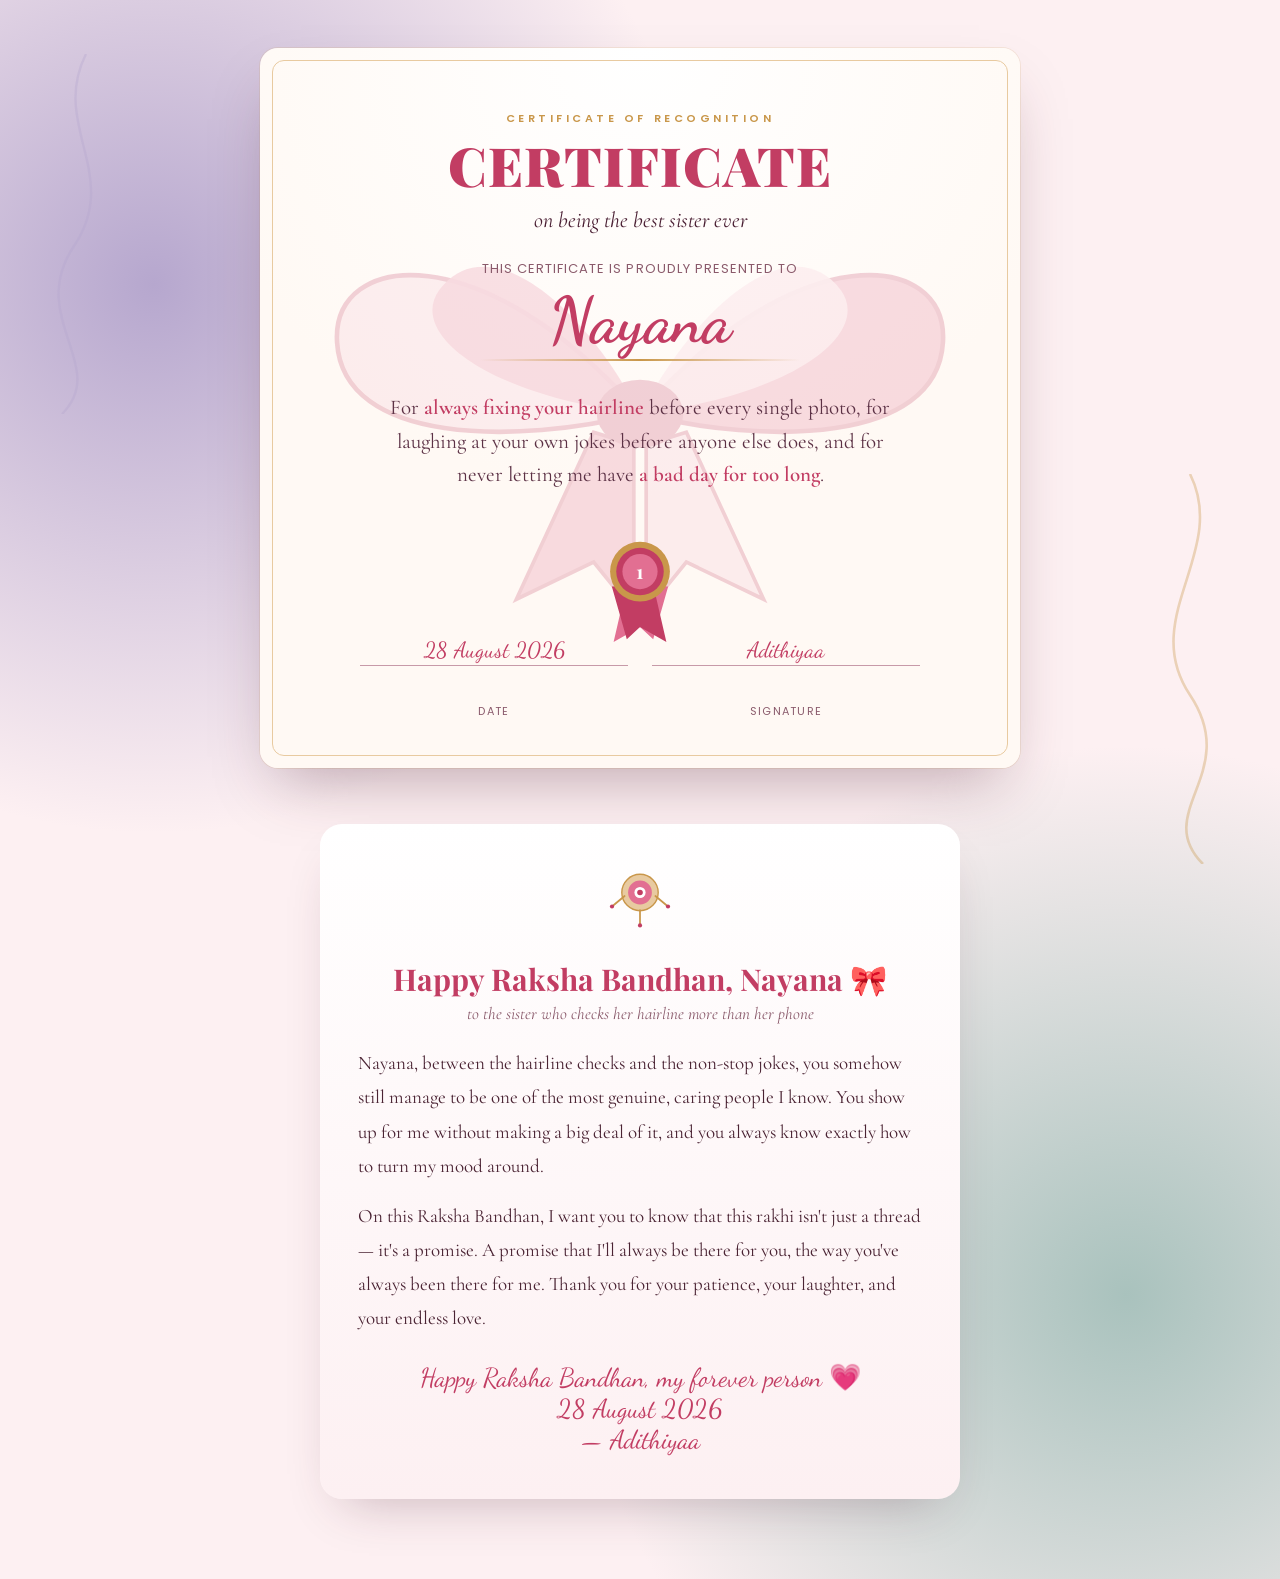
<file: nayana/index.html>
<!DOCTYPE html>
<html lang="en">
<head>
<meta charset="UTF-8">
<meta name="viewport" content="width=1200">
<title>Best Sister Award — Nayana</title>
<link rel="preconnect" href="https://fonts.googleapis.com">
<link href="https://fonts.googleapis.com/css2?family=Playfair+Display:wght@500;700;900&family=Cormorant+Garamond:ital,wght@0,500;1,500;0,600&family=Dancing+Script:wght@600;700&family=Poppins:wght@300;400;500;600&display=swap" rel="stylesheet">
<style>
  :root{
    --blush:#fdf0f2;
    --cream:#fff9f4;
    --rose-deep:#c23d63;
    --rose-mid:#e26f92;
    --rose-light:#f6c3d3;
    --gold:#c9974a;
    --gold-light:#e8caa0;
    --plum:#4a1f33;
    --thread-teal:#a9c2bd;
    --thread-lav:#b6a7ce;
  }
  *{box-sizing:border-box;}
  body{
    margin:0;
    background:
      radial-gradient(circle at 12% 18%, var(--thread-lav) 0%, transparent 32%),
      radial-gradient(circle at 88% 82%, var(--thread-teal) 0%, transparent 32%),
      var(--blush);
    font-family:'Poppins', sans-serif;
    color:var(--plum);
    min-height:100vh;
    padding:48px 18px 80px;
    display:flex;
    flex-direction:column;
    align-items:center;
    gap:56px;
    overflow-x:hidden;
  }

  /* ---------- floating thread decorations ---------- */
  .thread{
    position:fixed;
    pointer-events:none;
    opacity:0.35;
    z-index:0;
  }

  /* ---------- CERTIFICATE ---------- */
  .certificate{
    position:relative;
    z-index:1;
    width:100%;
    max-width:760px;
    background:
      radial-gradient(circle at 50% 0%, #fff 0%, var(--cream) 55%);
    border-radius:18px;
    padding:56px 44px 48px;
    box-shadow:0 30px 60px -20px rgba(74,31,51,0.35), 0 0 0 1px rgba(201,151,74,0.15);
    text-align:center;
    animation:riseIn 1s cubic-bezier(.2,.8,.2,1) both;
    overflow:hidden;
  }
  @keyframes riseIn{
    from{opacity:0; transform:translateY(28px) scale(.98);}
    to{opacity:1; transform:translateY(0) scale(1);}
  }
  .certificate::before{
    content:"";
    position:absolute;
    inset:12px;
    border:1.5px solid var(--gold-light);
    border-radius:12px;
    pointer-events:none;
  }

  .bow-wrap{
    position:absolute;
    top:50%;
    left:50%;
    transform:translate(-50%,-50%);
    width:min(680px, 130%);
    z-index:0;
    opacity:0.22;
    pointer-events:none;
  }
  .cert-content{
    position:relative;
    z-index:1;
  }

  .eyebrow{
    letter-spacing:.32em;
    font-size:11px;
    text-transform:uppercase;
    color:var(--gold);
    font-weight:600;
    margin:6px 0 2px;
  }

  h1.title{
    font-family:'Playfair Display', serif;
    font-weight:900;
    font-size:clamp(34px, 6vw, 54px);
    margin:2px 0 6px;
    color:var(--rose-deep);
    letter-spacing:.02em;
  }

  .subtitle{
    font-family:'Cormorant Garamond', serif;
    font-style:italic;
    font-size:clamp(18px,2.6vw,22px);
    color:var(--plum);
    margin:0 0 26px;
  }

  .presented-to{
    font-size:13px;
    letter-spacing:.08em;
    text-transform:uppercase;
    color:#8a5a6b;
    margin-bottom:10px;
  }

  .name{
    font-family:'Dancing Script', cursive;
    font-weight:700;
    font-size:clamp(40px,7vw,64px);
    color:var(--rose-deep);
    margin:0 0 6px;
    line-height:1;
  }
  .name-underline{
    width:min(70%,320px);
    height:2px;
    margin:0 auto 30px;
    background:linear-gradient(90deg, transparent, var(--gold), transparent);
  }

  .reason{
    font-family:'Cormorant Garamond', serif;
    font-size:clamp(18px,2.8vw,21px);
    line-height:1.6;
    max-width:520px;
    margin:0 auto 34px;
    color:#5c3145;
  }
  .reason b{ color:var(--rose-deep); font-weight:600; }

  .sign-row{
    display:flex;
    justify-content:space-between;
    align-items:flex-end;
    gap:24px;
    max-width:560px;
    margin:0 auto;
  }
  .sign-block{ flex:1; text-align:center; }
  .sign-line{
    border-top:1.4px solid #c79aa8;
    margin-bottom:8px;
    height:30px;
  }
  .sign-label{
    font-size:11px;
    letter-spacing:.12em;
    text-transform:uppercase;
    color:#8a5a6b;
  }
  .sign-script{
    font-family:'Dancing Script', cursive;
    font-size:22px;
    color:var(--rose-deep);
    margin-bottom:2px;
  }

  .seal{
    width:88px;
    margin:0 auto -10px;
    position:relative;
    top:6px;
  }

  /* ---------- MESSAGE CARD ---------- */
  .message{
    position:relative;
    z-index:1;
    width:100%;
    max-width:640px;
    background:linear-gradient(180deg, #fff 0%, var(--blush) 100%);
    border-radius:22px;
    padding:44px 38px;
    box-shadow:0 24px 50px -24px rgba(74,31,51,0.3);
    text-align:center;
    animation:riseIn 1s cubic-bezier(.2,.8,.2,1) both;
    animation-delay:.15s;
    animation-fill-mode:backwards;
  }
  .rakhi{
    width:70px;
    margin:0 auto 14px;
  }
  .message h2{
    font-family:'Playfair Display', serif;
    font-weight:700;
    font-size:clamp(24px,4vw,30px);
    color:var(--rose-deep);
    margin:0 0 4px;
  }
  .message .tag{
    font-family:'Cormorant Garamond', serif;
    font-style:italic;
    font-size:17px;
    color:#8a5a6b;
    margin-bottom:22px;
  }
  .message p{
    font-family:'Cormorant Garamond', serif;
    font-size:19px;
    line-height:1.8;
    color:#4a2333;
    text-align:left;
    margin:0 0 16px;
  }
  .message p:last-of-type{ margin-bottom:0; }
  .signoff{
    margin-top:26px;
    font-family:'Dancing Script', cursive;
    font-size:26px;
    color:var(--rose-deep);
  }

  @media (max-width:520px){
    .certificate{padding:40px 22px 34px;}
    .sign-row{flex-direction:column; gap:18px;}
    .message{padding:34px 22px;}
    .message p{font-size:18px;}
  }
</style>
</head>
<body>

<svg class="thread" style="top:6%; left:2%; width:120px;" viewBox="0 0 100 300" xmlns="http://www.w3.org/2000/svg">
  <path d="M50 0 C 20 60, 80 100, 40 160 S 70 260, 30 300" stroke="#b6a7ce" stroke-width="2" fill="none"/>
</svg>
<svg class="thread" style="bottom:4%; right:3%; width:130px;" viewBox="0 0 100 300" xmlns="http://www.w3.org/2000/svg">
  <path d="M60 0 C 90 60, 20 110, 60 170 S 30 260, 70 300" stroke="#c9974a" stroke-width="2" fill="none"/>
</svg>

<!-- ============ CERTIFICATE ============ -->
<div class="certificate">

  <div class="bow-wrap">
    <svg viewBox="0 0 220 130" xmlns="http://www.w3.org/2000/svg">
      <path d="M110 68 C 60 10, 10 15, 12 45 C 14 78, 70 78, 110 68 Z" fill="var(--rose-light)" stroke="var(--rose-deep)" stroke-width="1.5"/>
      <path d="M110 68 C 160 10, 210 15, 208 45 C 206 78, 150 78, 110 68 Z" fill="var(--rose-mid)" stroke="var(--rose-deep)" stroke-width="1.5"/>
      <path d="M110 68 C 90 30, 60 8, 45 28 C 35 42, 60 62, 110 68 Z" fill="var(--rose-mid)" opacity="0.9"/>
      <path d="M110 68 C 130 30, 160 8, 175 28 C 185 42, 160 62, 110 68 Z" fill="var(--rose-light)" opacity="0.9"/>
      <path d="M95 74 L 70 128 L 95 116 L 108 132 L 108 78 Z" fill="var(--rose-mid)" stroke="var(--rose-deep)" stroke-width="1.2"/>
      <path d="M125 74 L 150 128 L 125 116 L 112 132 L 112 78 Z" fill="var(--rose-light)" stroke="var(--rose-deep)" stroke-width="1.2"/>
      <ellipse cx="110" cy="68" rx="14" ry="11" fill="var(--rose-deep)"/>
    </svg>
  </div>

  <div class="cert-content">
    <div class="eyebrow">Certificate of Recognition</div>
    <h1 class="title">CERTIFICATE</h1>
    <p class="subtitle">on being the best sister ever</p>

    <div class="presented-to">This certificate is proudly presented to</div>
    <div class="name">Nayana</div>
    <div class="name-underline"></div>

    <p class="reason">
      For <b>always fixing your hairline</b> before every single photo, for laughing at your
      own jokes before anyone else does, and for never letting me have <b>a bad day for too long</b>.
    </p>

    <div class="seal">
      <svg viewBox="0 0 100 130" xmlns="http://www.w3.org/2000/svg">
        <path d="M35 60 L20 125 L50 108 L65 122 L82 62 Z" fill="var(--rose-mid)"/>
        <path d="M65 60 L80 125 L50 108 L35 122 L18 62 Z" fill="var(--rose-deep)"/>
        <circle cx="50" cy="45" r="34" fill="var(--gold)"/>
        <circle cx="50" cy="45" r="27" fill="var(--rose-deep)"/>
        <circle cx="50" cy="45" r="20" fill="var(--rose-mid)"/>
        <text x="50" y="53" font-family="Playfair Display, serif" font-size="22" fill="#fff" text-anchor="middle" font-weight="700">1</text>
      </svg>
    </div>

    <div class="sign-row">
      <div class="sign-block">
        <div class="sign-script">28 August 2026</div>
        <div class="sign-line"></div>
        <div class="sign-label">Date</div>
      </div>
      <div class="sign-block">
        <div class="sign-script">Adithiyaa</div>
        <div class="sign-line"></div>
        <div class="sign-label">Signature</div>
      </div>
    </div>
  </div>

</div>

<!-- ============ RAKSHA BANDHAN MESSAGE ============ -->
<div class="message">
  <svg class="rakhi" viewBox="0 0 100 100" xmlns="http://www.w3.org/2000/svg">
    <circle cx="50" cy="35" r="26" fill="var(--gold-light)" stroke="var(--gold)" stroke-width="2"/>
    <circle cx="50" cy="35" r="17" fill="var(--rose-mid)"/>
    <circle cx="50" cy="35" r="8" fill="#fff"/>
    <circle cx="50" cy="35" r="4" fill="var(--rose-deep)"/>
    <path d="M28 40 L10 55 M72 40 L90 55 M50 60 L50 82" stroke="var(--gold)" stroke-width="2.5" stroke-linecap="round"/>
    <circle cx="10" cy="55" r="3" fill="var(--rose-deep)"/>
    <circle cx="90" cy="55" r="3" fill="var(--rose-deep)"/>
    <circle cx="50" cy="82" r="3" fill="var(--rose-deep)"/>
  </svg>

  <h2>Happy Raksha Bandhan, Nayana 🎀</h2>
  <div class="tag">to the sister who checks her hairline more than her phone</div>

  <p>
    Nayana, between the hairline checks and the non-stop jokes, you somehow still manage to
    be one of the most genuine, caring people I know. You show up for me without making a
    big deal of it, and you always know exactly how to turn my mood around.
  </p>
  <p>
    On this Raksha Bandhan, I want you to know that this rakhi isn't just a thread — it's
    a promise. A promise that I'll always be there for you, the way you've always been
    there for me. Thank you for your patience, your laughter, and your endless love.
  </p>

  <div class="signoff">Happy Raksha Bandhan, my forever person 💗<br>28 August 2026<br>— Adithiyaa</div>
</div>

</body>
</html>
</file>
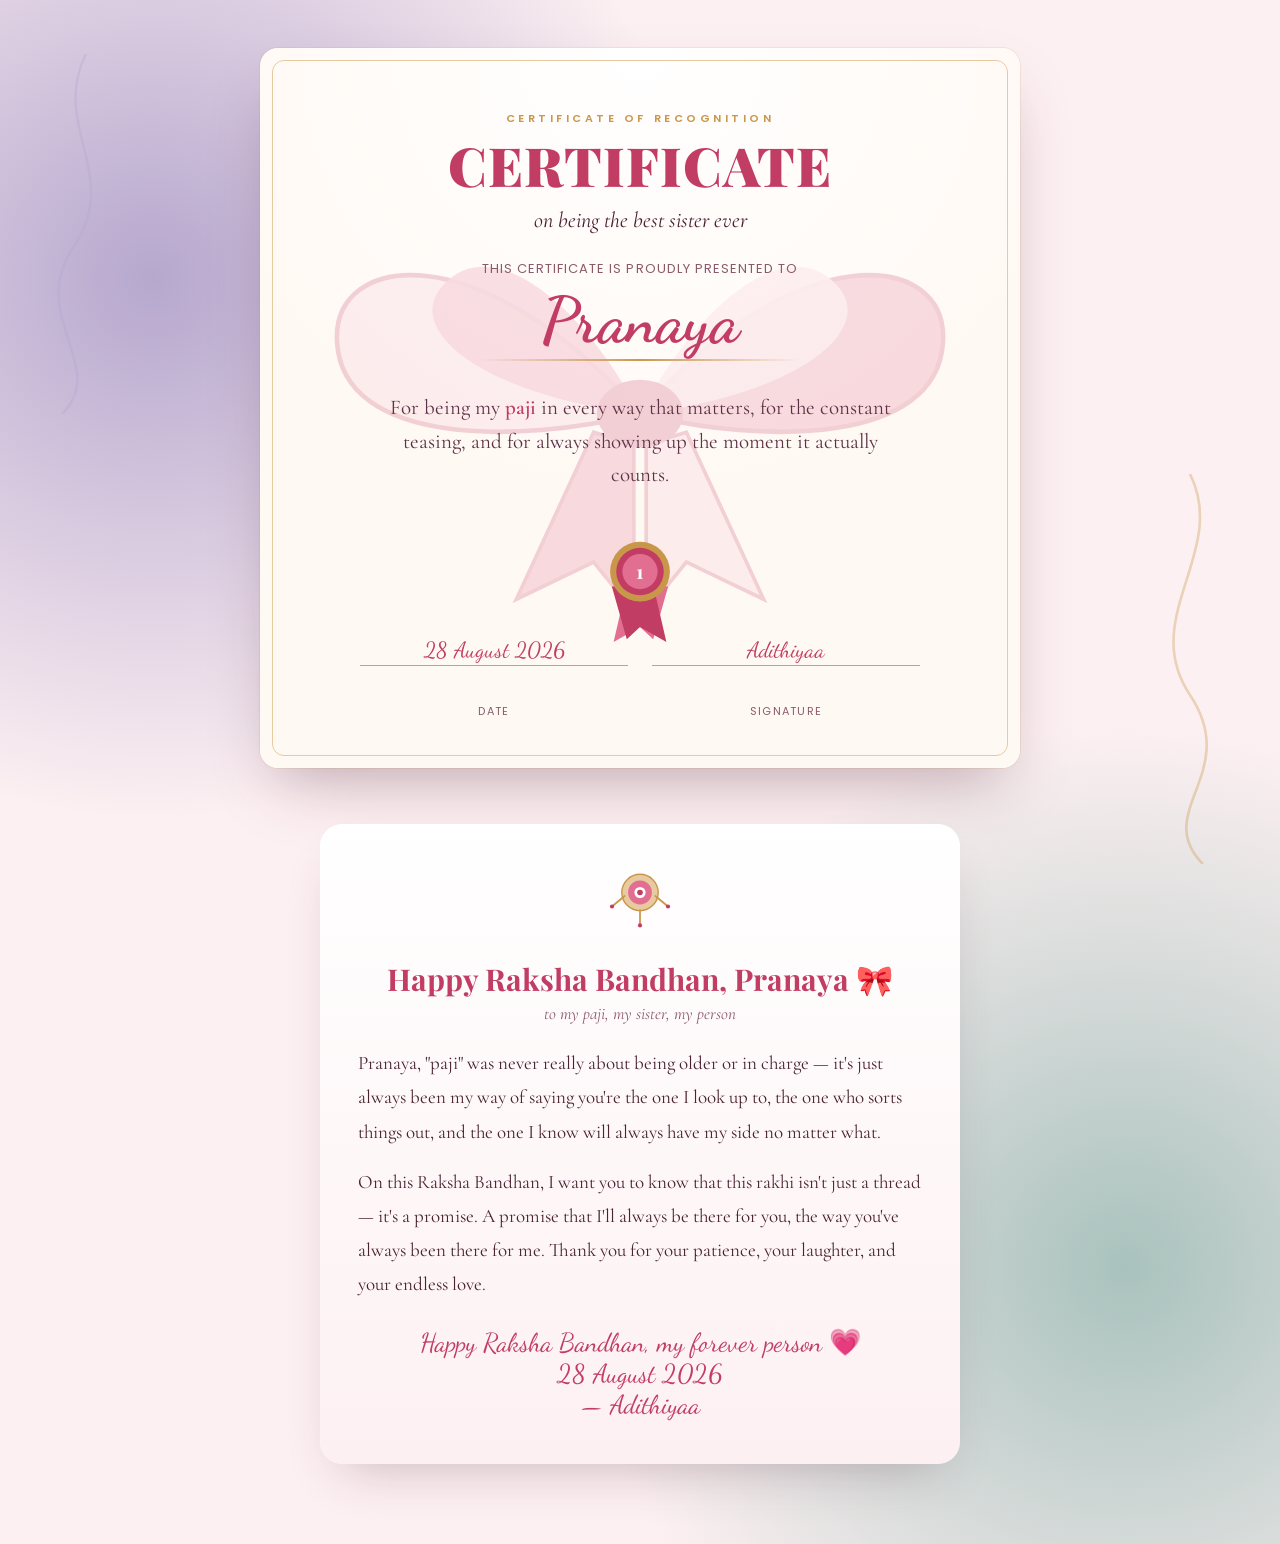
<file: pranaya/index.html>
<!DOCTYPE html>
<html lang="en">
<head>
<meta charset="UTF-8">
<meta name="viewport" content="width=1200">
<title>Best Sister Award — Pranaya</title>
<link rel="preconnect" href="https://fonts.googleapis.com">
<link href="https://fonts.googleapis.com/css2?family=Playfair+Display:wght@500;700;900&family=Cormorant+Garamond:ital,wght@0,500;1,500;0,600&family=Dancing+Script:wght@600;700&family=Poppins:wght@300;400;500;600&display=swap" rel="stylesheet">
<style>
  :root{
    --blush:#fdf0f2;
    --cream:#fff9f4;
    --rose-deep:#c23d63;
    --rose-mid:#e26f92;
    --rose-light:#f6c3d3;
    --gold:#c9974a;
    --gold-light:#e8caa0;
    --plum:#4a1f33;
    --thread-teal:#a9c2bd;
    --thread-lav:#b6a7ce;
  }
  *{box-sizing:border-box;}
  body{
    margin:0;
    background:
      radial-gradient(circle at 12% 18%, var(--thread-lav) 0%, transparent 32%),
      radial-gradient(circle at 88% 82%, var(--thread-teal) 0%, transparent 32%),
      var(--blush);
    font-family:'Poppins', sans-serif;
    color:var(--plum);
    min-height:100vh;
    padding:48px 18px 80px;
    display:flex;
    flex-direction:column;
    align-items:center;
    gap:56px;
    overflow-x:hidden;
  }

  /* ---------- floating thread decorations ---------- */
  .thread{
    position:fixed;
    pointer-events:none;
    opacity:0.35;
    z-index:0;
  }

  /* ---------- CERTIFICATE ---------- */
  .certificate{
    position:relative;
    z-index:1;
    width:100%;
    max-width:760px;
    background:
      radial-gradient(circle at 50% 0%, #fff 0%, var(--cream) 55%);
    border-radius:18px;
    padding:56px 44px 48px;
    box-shadow:0 30px 60px -20px rgba(74,31,51,0.35), 0 0 0 1px rgba(201,151,74,0.15);
    text-align:center;
    animation:riseIn 1s cubic-bezier(.2,.8,.2,1) both;
    overflow:hidden;
  }
  @keyframes riseIn{
    from{opacity:0; transform:translateY(28px) scale(.98);}
    to{opacity:1; transform:translateY(0) scale(1);}
  }
  .certificate::before{
    content:"";
    position:absolute;
    inset:12px;
    border:1.5px solid var(--gold-light);
    border-radius:12px;
    pointer-events:none;
  }

  .bow-wrap{
    position:absolute;
    top:50%;
    left:50%;
    transform:translate(-50%,-50%);
    width:min(680px, 130%);
    z-index:0;
    opacity:0.22;
    pointer-events:none;
  }
  .cert-content{
    position:relative;
    z-index:1;
  }

  .eyebrow{
    letter-spacing:.32em;
    font-size:11px;
    text-transform:uppercase;
    color:var(--gold);
    font-weight:600;
    margin:6px 0 2px;
  }

  h1.title{
    font-family:'Playfair Display', serif;
    font-weight:900;
    font-size:clamp(34px, 6vw, 54px);
    margin:2px 0 6px;
    color:var(--rose-deep);
    letter-spacing:.02em;
  }

  .subtitle{
    font-family:'Cormorant Garamond', serif;
    font-style:italic;
    font-size:clamp(18px,2.6vw,22px);
    color:var(--plum);
    margin:0 0 26px;
  }

  .presented-to{
    font-size:13px;
    letter-spacing:.08em;
    text-transform:uppercase;
    color:#8a5a6b;
    margin-bottom:10px;
  }

  .name{
    font-family:'Dancing Script', cursive;
    font-weight:700;
    font-size:clamp(40px,7vw,64px);
    color:var(--rose-deep);
    margin:0 0 6px;
    line-height:1;
  }
  .name-underline{
    width:min(70%,320px);
    height:2px;
    margin:0 auto 30px;
    background:linear-gradient(90deg, transparent, var(--gold), transparent);
  }

  .reason{
    font-family:'Cormorant Garamond', serif;
    font-size:clamp(18px,2.8vw,21px);
    line-height:1.6;
    max-width:520px;
    margin:0 auto 34px;
    color:#5c3145;
  }
  .reason b{ color:var(--rose-deep); font-weight:600; }

  .sign-row{
    display:flex;
    justify-content:space-between;
    align-items:flex-end;
    gap:24px;
    max-width:560px;
    margin:0 auto;
  }
  .sign-block{ flex:1; text-align:center; }
  .sign-line{
    border-top:1.4px solid #c79aa8;
    margin-bottom:8px;
    height:30px;
  }
  .sign-label{
    font-size:11px;
    letter-spacing:.12em;
    text-transform:uppercase;
    color:#8a5a6b;
  }
  .sign-script{
    font-family:'Dancing Script', cursive;
    font-size:22px;
    color:var(--rose-deep);
    margin-bottom:2px;
  }

  .seal{
    width:88px;
    margin:0 auto -10px;
    position:relative;
    top:6px;
  }

  /* ---------- MESSAGE CARD ---------- */
  .message{
    position:relative;
    z-index:1;
    width:100%;
    max-width:640px;
    background:linear-gradient(180deg, #fff 0%, var(--blush) 100%);
    border-radius:22px;
    padding:44px 38px;
    box-shadow:0 24px 50px -24px rgba(74,31,51,0.3);
    text-align:center;
    animation:riseIn 1s cubic-bezier(.2,.8,.2,1) both;
    animation-delay:.15s;
    animation-fill-mode:backwards;
  }
  .rakhi{
    width:70px;
    margin:0 auto 14px;
  }
  .message h2{
    font-family:'Playfair Display', serif;
    font-weight:700;
    font-size:clamp(24px,4vw,30px);
    color:var(--rose-deep);
    margin:0 0 4px;
  }
  .message .tag{
    font-family:'Cormorant Garamond', serif;
    font-style:italic;
    font-size:17px;
    color:#8a5a6b;
    margin-bottom:22px;
  }
  .message p{
    font-family:'Cormorant Garamond', serif;
    font-size:19px;
    line-height:1.8;
    color:#4a2333;
    text-align:left;
    margin:0 0 16px;
  }
  .message p:last-of-type{ margin-bottom:0; }
  .signoff{
    margin-top:26px;
    font-family:'Dancing Script', cursive;
    font-size:26px;
    color:var(--rose-deep);
  }

  @media (max-width:520px){
    .certificate{padding:40px 22px 34px;}
    .sign-row{flex-direction:column; gap:18px;}
    .message{padding:34px 22px;}
    .message p{font-size:18px;}
  }
</style>
</head>
<body>

<svg class="thread" style="top:6%; left:2%; width:120px;" viewBox="0 0 100 300" xmlns="http://www.w3.org/2000/svg">
  <path d="M50 0 C 20 60, 80 100, 40 160 S 70 260, 30 300" stroke="#b6a7ce" stroke-width="2" fill="none"/>
</svg>
<svg class="thread" style="bottom:4%; right:3%; width:130px;" viewBox="0 0 100 300" xmlns="http://www.w3.org/2000/svg">
  <path d="M60 0 C 90 60, 20 110, 60 170 S 30 260, 70 300" stroke="#c9974a" stroke-width="2" fill="none"/>
</svg>

<!-- ============ CERTIFICATE ============ -->
<div class="certificate">

  <div class="bow-wrap">
    <svg viewBox="0 0 220 130" xmlns="http://www.w3.org/2000/svg">
      <path d="M110 68 C 60 10, 10 15, 12 45 C 14 78, 70 78, 110 68 Z" fill="var(--rose-light)" stroke="var(--rose-deep)" stroke-width="1.5"/>
      <path d="M110 68 C 160 10, 210 15, 208 45 C 206 78, 150 78, 110 68 Z" fill="var(--rose-mid)" stroke="var(--rose-deep)" stroke-width="1.5"/>
      <path d="M110 68 C 90 30, 60 8, 45 28 C 35 42, 60 62, 110 68 Z" fill="var(--rose-mid)" opacity="0.9"/>
      <path d="M110 68 C 130 30, 160 8, 175 28 C 185 42, 160 62, 110 68 Z" fill="var(--rose-light)" opacity="0.9"/>
      <path d="M95 74 L 70 128 L 95 116 L 108 132 L 108 78 Z" fill="var(--rose-mid)" stroke="var(--rose-deep)" stroke-width="1.2"/>
      <path d="M125 74 L 150 128 L 125 116 L 112 132 L 112 78 Z" fill="var(--rose-light)" stroke="var(--rose-deep)" stroke-width="1.2"/>
      <ellipse cx="110" cy="68" rx="14" ry="11" fill="var(--rose-deep)"/>
    </svg>
  </div>

  <div class="cert-content">
    <div class="eyebrow">Certificate of Recognition</div>
    <h1 class="title">CERTIFICATE</h1>
    <p class="subtitle">on being the best sister ever</p>

    <div class="presented-to">This certificate is proudly presented to</div>
    <div class="name">Pranaya</div>
    <div class="name-underline"></div>

    <p class="reason">
      For being my <b>paji</b> in every way that matters, for the constant teasing,
      and for always showing up the moment it actually counts.
    </p>

    <div class="seal">
      <svg viewBox="0 0 100 130" xmlns="http://www.w3.org/2000/svg">
        <path d="M35 60 L20 125 L50 108 L65 122 L82 62 Z" fill="var(--rose-mid)"/>
        <path d="M65 60 L80 125 L50 108 L35 122 L18 62 Z" fill="var(--rose-deep)"/>
        <circle cx="50" cy="45" r="34" fill="var(--gold)"/>
        <circle cx="50" cy="45" r="27" fill="var(--rose-deep)"/>
        <circle cx="50" cy="45" r="20" fill="var(--rose-mid)"/>
        <text x="50" y="53" font-family="Playfair Display, serif" font-size="22" fill="#fff" text-anchor="middle" font-weight="700">1</text>
      </svg>
    </div>

    <div class="sign-row">
      <div class="sign-block">
        <div class="sign-script">28 August 2026</div>
        <div class="sign-line"></div>
        <div class="sign-label">Date</div>
      </div>
      <div class="sign-block">
        <div class="sign-script">Adithiyaa</div>
        <div class="sign-line"></div>
        <div class="sign-label">Signature</div>
      </div>
    </div>
  </div>

</div>

<!-- ============ RAKSHA BANDHAN MESSAGE ============ -->
<div class="message">
  <svg class="rakhi" viewBox="0 0 100 100" xmlns="http://www.w3.org/2000/svg">
    <circle cx="50" cy="35" r="26" fill="var(--gold-light)" stroke="var(--gold)" stroke-width="2"/>
    <circle cx="50" cy="35" r="17" fill="var(--rose-mid)"/>
    <circle cx="50" cy="35" r="8" fill="#fff"/>
    <circle cx="50" cy="35" r="4" fill="var(--rose-deep)"/>
    <path d="M28 40 L10 55 M72 40 L90 55 M50 60 L50 82" stroke="var(--gold)" stroke-width="2.5" stroke-linecap="round"/>
    <circle cx="10" cy="55" r="3" fill="var(--rose-deep)"/>
    <circle cx="90" cy="55" r="3" fill="var(--rose-deep)"/>
    <circle cx="50" cy="82" r="3" fill="var(--rose-deep)"/>
  </svg>

  <h2>Happy Raksha Bandhan, Pranaya 🎀</h2>
  <div class="tag">to my paji, my sister, my person</div>

  <p>
    Pranaya, "paji" was never really about being older or in charge — it's just always been
    my way of saying you're the one I look up to, the one who sorts things out, and the one
    I know will always have my side no matter what.
  </p>
  <p>
    On this Raksha Bandhan, I want you to know that this rakhi isn't just a thread — it's
    a promise. A promise that I'll always be there for you, the way you've always been
    there for me. Thank you for your patience, your laughter, and your endless love.
  </p>

  <div class="signoff">Happy Raksha Bandhan, my forever person 💗<br>28 August 2026<br>— Adithiyaa</div>
</div>

</body>
</html>
</file>
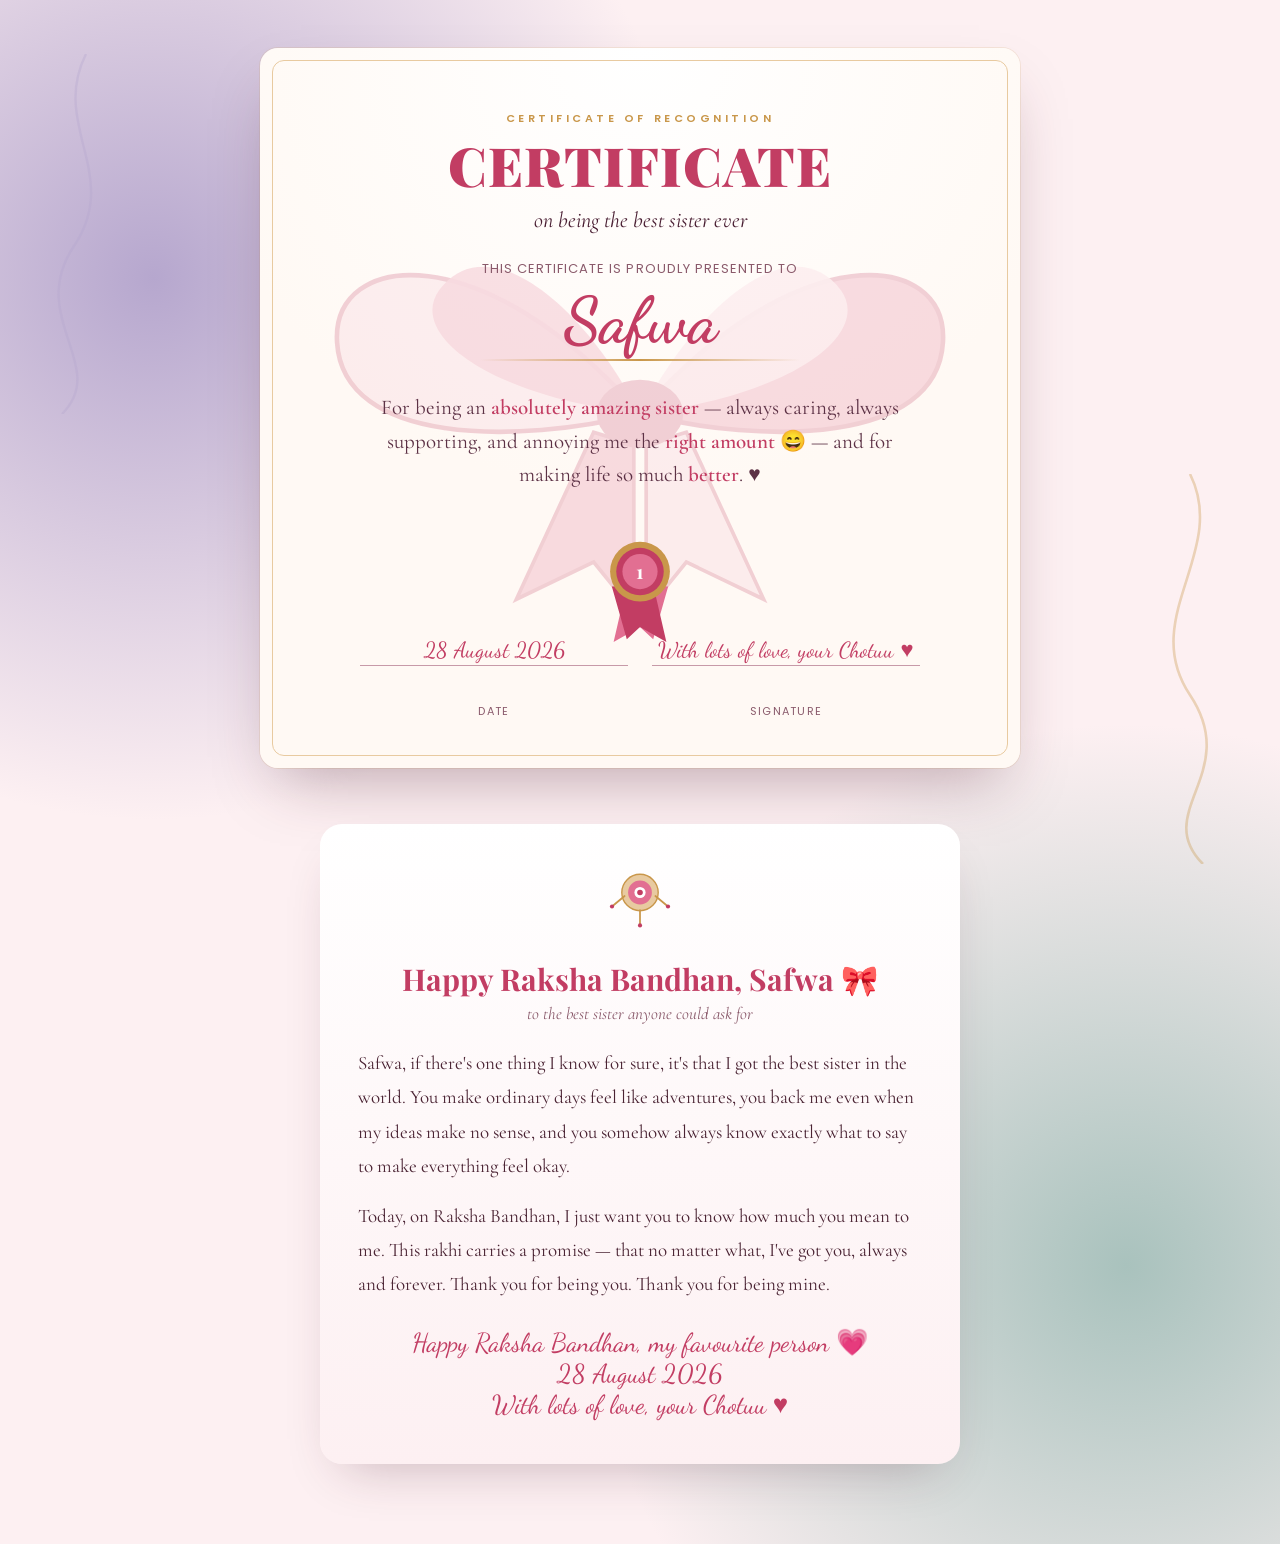
<file: safwa/index.html>
<!DOCTYPE html>
<html lang="en">
<head>
<meta charset="UTF-8">
<meta name="viewport" content="width=1200">
<title>Best Sister Award — Safwa</title>
<link rel="preconnect" href="https://fonts.googleapis.com">
<link href="https://fonts.googleapis.com/css2?family=Playfair+Display:wght@500;700;900&family=Cormorant+Garamond:ital,wght@0,500;1,500;0,600&family=Dancing+Script:wght@600;700&family=Poppins:wght@300;400;500;600&display=swap" rel="stylesheet">
<style>
  :root{
    --blush:#fdf0f2;
    --cream:#fff9f4;
    --rose-deep:#c23d63;
    --rose-mid:#e26f92;
    --rose-light:#f6c3d3;
    --gold:#c9974a;
    --gold-light:#e8caa0;
    --plum:#4a1f33;
    --thread-teal:#a9c2bd;
    --thread-lav:#b6a7ce;
  }
  *{box-sizing:border-box;}
  body{
    margin:0;
    background:
      radial-gradient(circle at 12% 18%, var(--thread-lav) 0%, transparent 32%),
      radial-gradient(circle at 88% 82%, var(--thread-teal) 0%, transparent 32%),
      var(--blush);
    font-family:'Poppins', sans-serif;
    color:var(--plum);
    min-height:100vh;
    padding:48px 18px 80px;
    display:flex;
    flex-direction:column;
    align-items:center;
    gap:56px;
    overflow-x:hidden;
  }

  /* ---------- floating thread decorations ---------- */
  .thread{
    position:fixed;
    pointer-events:none;
    opacity:0.35;
    z-index:0;
  }

  /* ---------- CERTIFICATE ---------- */
  .certificate{
    position:relative;
    z-index:1;
    width:100%;
    max-width:760px;
    background:
      radial-gradient(circle at 50% 0%, #fff 0%, var(--cream) 55%);
    border-radius:18px;
    padding:56px 44px 48px;
    box-shadow:0 30px 60px -20px rgba(74,31,51,0.35), 0 0 0 1px rgba(201,151,74,0.15);
    text-align:center;
    animation:riseIn 1s cubic-bezier(.2,.8,.2,1) both;
    overflow:hidden;
  }
  @keyframes riseIn{
    from{opacity:0; transform:translateY(28px) scale(.98);}
    to{opacity:1; transform:translateY(0) scale(1);}
  }
  .certificate::before{
    content:"";
    position:absolute;
    inset:12px;
    border:1.5px solid var(--gold-light);
    border-radius:12px;
    pointer-events:none;
  }

  .bow-wrap{
    position:absolute;
    top:50%;
    left:50%;
    transform:translate(-50%,-50%);
    width:min(680px, 130%);
    z-index:0;
    opacity:0.22;
    pointer-events:none;
  }
  .cert-content{
    position:relative;
    z-index:1;
  }

  .eyebrow{
    letter-spacing:.32em;
    font-size:11px;
    text-transform:uppercase;
    color:var(--gold);
    font-weight:600;
    margin:6px 0 2px;
  }

  h1.title{
    font-family:'Playfair Display', serif;
    font-weight:900;
    font-size:clamp(34px, 6vw, 54px);
    margin:2px 0 6px;
    color:var(--rose-deep);
    letter-spacing:.02em;
  }

  .subtitle{
    font-family:'Cormorant Garamond', serif;
    font-style:italic;
    font-size:clamp(18px,2.6vw,22px);
    color:var(--plum);
    margin:0 0 26px;
  }

  .presented-to{
    font-size:13px;
    letter-spacing:.08em;
    text-transform:uppercase;
    color:#8a5a6b;
    margin-bottom:10px;
  }

  .name{
    font-family:'Dancing Script', cursive;
    font-weight:700;
    font-size:clamp(40px,7vw,64px);
    color:var(--rose-deep);
    margin:0 0 6px;
    line-height:1;
  }
  .name-underline{
    width:min(70%,320px);
    height:2px;
    margin:0 auto 30px;
    background:linear-gradient(90deg, transparent, var(--gold), transparent);
  }

  .reason{
    font-family:'Cormorant Garamond', serif;
    font-size:clamp(18px,2.8vw,21px);
    line-height:1.6;
    max-width:520px;
    margin:0 auto 34px;
    color:#5c3145;
  }
  .reason b{ color:var(--rose-deep); font-weight:600; }

  .sign-row{
    display:flex;
    justify-content:space-between;
    align-items:flex-end;
    gap:24px;
    max-width:560px;
    margin:0 auto;
  }
  .sign-block{ flex:1; text-align:center; }
  .sign-line{
    border-top:1.4px solid #c79aa8;
    margin-bottom:8px;
    height:30px;
  }
  .sign-label{
    font-size:11px;
    letter-spacing:.12em;
    text-transform:uppercase;
    color:#8a5a6b;
  }
  .sign-script{
    font-family:'Dancing Script', cursive;
    font-size:22px;
    color:var(--rose-deep);
    margin-bottom:2px;
  }

  .seal{
    width:88px;
    margin:0 auto -10px;
    position:relative;
    top:6px;
  }

  /* ---------- MESSAGE CARD ---------- */
  .message{
    position:relative;
    z-index:1;
    width:100%;
    max-width:640px;
    background:linear-gradient(180deg, #fff 0%, var(--blush) 100%);
    border-radius:22px;
    padding:44px 38px;
    box-shadow:0 24px 50px -24px rgba(74,31,51,0.3);
    text-align:center;
    animation:riseIn 1s cubic-bezier(.2,.8,.2,1) both;
    animation-delay:.15s;
    animation-fill-mode:backwards;
  }
  .rakhi{
    width:70px;
    margin:0 auto 14px;
  }
  .message h2{
    font-family:'Playfair Display', serif;
    font-weight:700;
    font-size:clamp(24px,4vw,30px);
    color:var(--rose-deep);
    margin:0 0 4px;
  }
  .message .tag{
    font-family:'Cormorant Garamond', serif;
    font-style:italic;
    font-size:17px;
    color:#8a5a6b;
    margin-bottom:22px;
  }
  .message p{
    font-family:'Cormorant Garamond', serif;
    font-size:19px;
    line-height:1.8;
    color:#4a2333;
    text-align:left;
    margin:0 0 16px;
  }
  .message p:last-of-type{ margin-bottom:0; }
  .signoff{
    margin-top:26px;
    font-family:'Dancing Script', cursive;
    font-size:26px;
    color:var(--rose-deep);
  }

  @media (max-width:520px){
    .certificate{padding:40px 22px 34px;}
    .sign-row{flex-direction:column; gap:18px;}
    .message{padding:34px 22px;}
    .message p{font-size:18px;}
  }
</style>
</head>
<body>

<svg class="thread" style="top:6%; left:2%; width:120px;" viewBox="0 0 100 300" xmlns="http://www.w3.org/2000/svg">
  <path d="M50 0 C 20 60, 80 100, 40 160 S 70 260, 30 300" stroke="#b6a7ce" stroke-width="2" fill="none"/>
</svg>
<svg class="thread" style="bottom:4%; right:3%; width:130px;" viewBox="0 0 100 300" xmlns="http://www.w3.org/2000/svg">
  <path d="M60 0 C 90 60, 20 110, 60 170 S 30 260, 70 300" stroke="#c9974a" stroke-width="2" fill="none"/>
</svg>

<!-- ============ CERTIFICATE ============ -->
<div class="certificate">

  <div class="bow-wrap">
    <svg viewBox="0 0 220 130" xmlns="http://www.w3.org/2000/svg">
      <path d="M110 68 C 60 10, 10 15, 12 45 C 14 78, 70 78, 110 68 Z" fill="var(--rose-light)" stroke="var(--rose-deep)" stroke-width="1.5"/>
      <path d="M110 68 C 160 10, 210 15, 208 45 C 206 78, 150 78, 110 68 Z" fill="var(--rose-mid)" stroke="var(--rose-deep)" stroke-width="1.5"/>
      <path d="M110 68 C 90 30, 60 8, 45 28 C 35 42, 60 62, 110 68 Z" fill="var(--rose-mid)" opacity="0.9"/>
      <path d="M110 68 C 130 30, 160 8, 175 28 C 185 42, 160 62, 110 68 Z" fill="var(--rose-light)" opacity="0.9"/>
      <path d="M95 74 L 70 128 L 95 116 L 108 132 L 108 78 Z" fill="var(--rose-mid)" stroke="var(--rose-deep)" stroke-width="1.2"/>
      <path d="M125 74 L 150 128 L 125 116 L 112 132 L 112 78 Z" fill="var(--rose-light)" stroke="var(--rose-deep)" stroke-width="1.2"/>
      <ellipse cx="110" cy="68" rx="14" ry="11" fill="var(--rose-deep)"/>
    </svg>
  </div>

  <div class="cert-content">
    <div class="eyebrow">Certificate of Recognition</div>
    <h1 class="title">CERTIFICATE</h1>
    <p class="subtitle">on being the best sister ever</p>

    <div class="presented-to">This certificate is proudly presented to</div>
    <div class="name">Safwa</div>
    <div class="name-underline"></div>

    <p class="reason">
      For being an <b>absolutely amazing sister</b> — always caring, always supporting,
      and annoying me the <b>right amount</b> 😄 — and for making life so much <b>better</b>. ♥
    </p>

    <div class="seal">
      <svg viewBox="0 0 100 130" xmlns="http://www.w3.org/2000/svg">
        <path d="M35 60 L20 125 L50 108 L65 122 L82 62 Z" fill="var(--rose-mid)"/>
        <path d="M65 60 L80 125 L50 108 L35 122 L18 62 Z" fill="var(--rose-deep)"/>
        <circle cx="50" cy="45" r="34" fill="var(--gold)"/>
        <circle cx="50" cy="45" r="27" fill="var(--rose-deep)"/>
        <circle cx="50" cy="45" r="20" fill="var(--rose-mid)"/>
        <text x="50" y="53" font-family="Playfair Display, serif" font-size="22" fill="#fff" text-anchor="middle" font-weight="700">1</text>
      </svg>
    </div>

    <div class="sign-row">
      <div class="sign-block">
        <div class="sign-script">28 August 2026</div>
        <div class="sign-line"></div>
        <div class="sign-label">Date</div>
      </div>
      <div class="sign-block">
        <div class="sign-script">With lots of love, your Chotuu ♥</div>
        <div class="sign-line"></div>
        <div class="sign-label">Signature</div>
      </div>
    </div>
  </div>

</div>

<!-- ============ RAKSHA BANDHAN MESSAGE ============ -->
<div class="message">
  <svg class="rakhi" viewBox="0 0 100 100" xmlns="http://www.w3.org/2000/svg">
    <circle cx="50" cy="35" r="26" fill="var(--gold-light)" stroke="var(--gold)" stroke-width="2"/>
    <circle cx="50" cy="35" r="17" fill="var(--rose-mid)"/>
    <circle cx="50" cy="35" r="8" fill="#fff"/>
    <circle cx="50" cy="35" r="4" fill="var(--rose-deep)"/>
    <path d="M28 40 L10 55 M72 40 L90 55 M50 60 L50 82" stroke="var(--gold)" stroke-width="2.5" stroke-linecap="round"/>
    <circle cx="10" cy="55" r="3" fill="var(--rose-deep)"/>
    <circle cx="90" cy="55" r="3" fill="var(--rose-deep)"/>
    <circle cx="50" cy="82" r="3" fill="var(--rose-deep)"/>
  </svg>

  <h2>Happy Raksha Bandhan, Safwa 🎀</h2>
  <div class="tag">to the best sister anyone could ask for</div>

  <p>
    Safwa, if there's one thing I know for sure, it's that I got the best sister in the world.
    You make ordinary days feel like adventures, you back me even when my ideas make no sense,
    and you somehow always know exactly what to say to make everything feel okay.
  </p>
  <p>
    Today, on Raksha Bandhan, I just want you to know how much you mean to me. This rakhi
    carries a promise — that no matter what, I've got you, always and forever. Thank you for
    being you. Thank you for being mine.
  </p>

  <div class="signoff">Happy Raksha Bandhan, my favourite person 💗<br>28 August 2026<br>With lots of love, your Chotuu ♥</div>
</div>

</body>
</html>
</file>
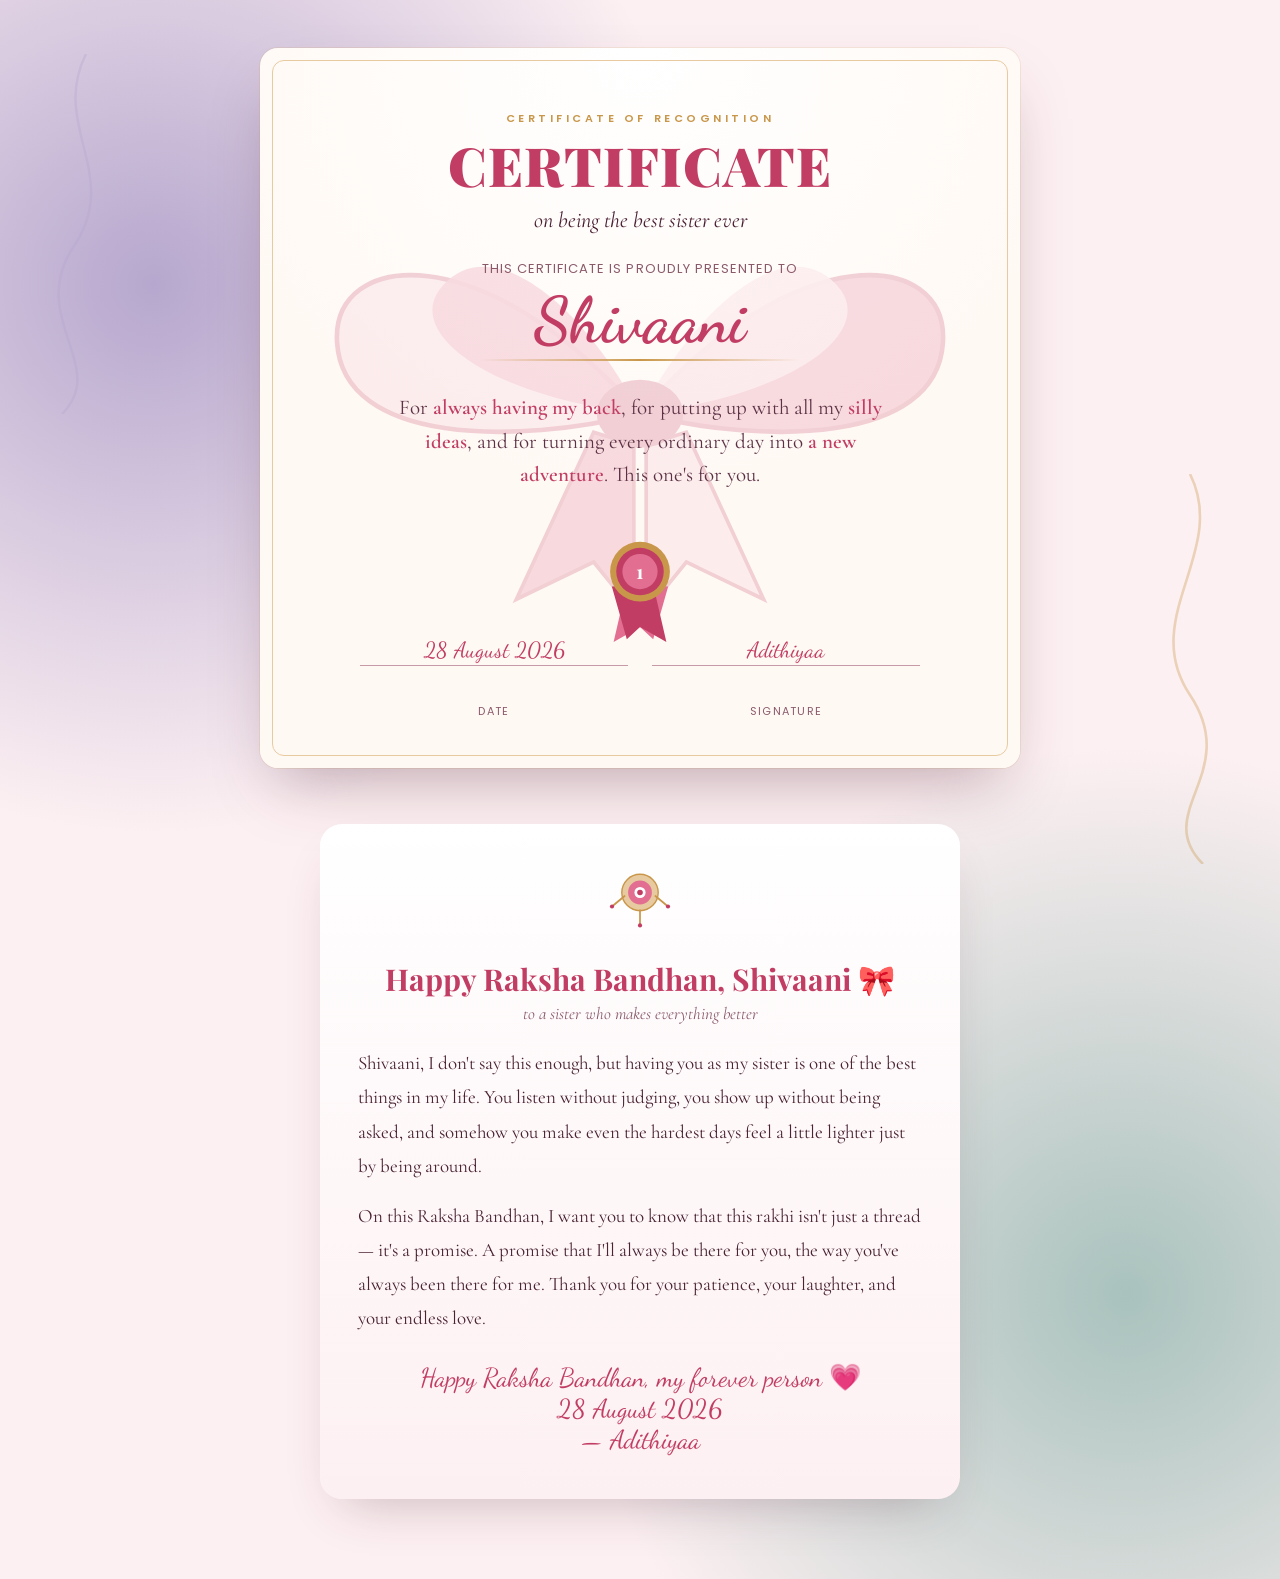
<file: shivaani/index.html>
<!DOCTYPE html>
<html lang="en">
<head>
<meta charset="UTF-8">
<meta name="viewport" content="width=1200">
<title>Best Sister Award — Shivaani</title>
<link rel="preconnect" href="https://fonts.googleapis.com">
<link href="https://fonts.googleapis.com/css2?family=Playfair+Display:wght@500;700;900&family=Cormorant+Garamond:ital,wght@0,500;1,500;0,600&family=Dancing+Script:wght@600;700&family=Poppins:wght@300;400;500;600&display=swap" rel="stylesheet">
<style>
  :root{
    --blush:#fdf0f2;
    --cream:#fff9f4;
    --rose-deep:#c23d63;
    --rose-mid:#e26f92;
    --rose-light:#f6c3d3;
    --gold:#c9974a;
    --gold-light:#e8caa0;
    --plum:#4a1f33;
    --thread-teal:#a9c2bd;
    --thread-lav:#b6a7ce;
  }
  *{box-sizing:border-box;}
  body{
    margin:0;
    background:
      radial-gradient(circle at 12% 18%, var(--thread-lav) 0%, transparent 32%),
      radial-gradient(circle at 88% 82%, var(--thread-teal) 0%, transparent 32%),
      var(--blush);
    font-family:'Poppins', sans-serif;
    color:var(--plum);
    min-height:100vh;
    padding:48px 18px 80px;
    display:flex;
    flex-direction:column;
    align-items:center;
    gap:56px;
    overflow-x:hidden;
  }

  /* ---------- floating thread decorations ---------- */
  .thread{
    position:fixed;
    pointer-events:none;
    opacity:0.35;
    z-index:0;
  }

  /* ---------- CERTIFICATE ---------- */
  .certificate{
    position:relative;
    z-index:1;
    width:100%;
    max-width:760px;
    background:
      radial-gradient(circle at 50% 0%, #fff 0%, var(--cream) 55%);
    border-radius:18px;
    padding:56px 44px 48px;
    box-shadow:0 30px 60px -20px rgba(74,31,51,0.35), 0 0 0 1px rgba(201,151,74,0.15);
    text-align:center;
    animation:riseIn 1s cubic-bezier(.2,.8,.2,1) both;
    overflow:hidden;
  }
  @keyframes riseIn{
    from{opacity:0; transform:translateY(28px) scale(.98);}
    to{opacity:1; transform:translateY(0) scale(1);}
  }
  .certificate::before{
    content:"";
    position:absolute;
    inset:12px;
    border:1.5px solid var(--gold-light);
    border-radius:12px;
    pointer-events:none;
  }

  .bow-wrap{
    position:absolute;
    top:50%;
    left:50%;
    transform:translate(-50%,-50%);
    width:min(680px, 130%);
    z-index:0;
    opacity:0.22;
    pointer-events:none;
  }
  .cert-content{
    position:relative;
    z-index:1;
  }

  .eyebrow{
    letter-spacing:.32em;
    font-size:11px;
    text-transform:uppercase;
    color:var(--gold);
    font-weight:600;
    margin:6px 0 2px;
  }

  h1.title{
    font-family:'Playfair Display', serif;
    font-weight:900;
    font-size:clamp(34px, 6vw, 54px);
    margin:2px 0 6px;
    color:var(--rose-deep);
    letter-spacing:.02em;
  }

  .subtitle{
    font-family:'Cormorant Garamond', serif;
    font-style:italic;
    font-size:clamp(18px,2.6vw,22px);
    color:var(--plum);
    margin:0 0 26px;
  }

  .presented-to{
    font-size:13px;
    letter-spacing:.08em;
    text-transform:uppercase;
    color:#8a5a6b;
    margin-bottom:10px;
  }

  .name{
    font-family:'Dancing Script', cursive;
    font-weight:700;
    font-size:clamp(40px,7vw,64px);
    color:var(--rose-deep);
    margin:0 0 6px;
    line-height:1;
  }
  .name-underline{
    width:min(70%,320px);
    height:2px;
    margin:0 auto 30px;
    background:linear-gradient(90deg, transparent, var(--gold), transparent);
  }

  .reason{
    font-family:'Cormorant Garamond', serif;
    font-size:clamp(18px,2.8vw,21px);
    line-height:1.6;
    max-width:520px;
    margin:0 auto 34px;
    color:#5c3145;
  }
  .reason b{ color:var(--rose-deep); font-weight:600; }

  .sign-row{
    display:flex;
    justify-content:space-between;
    align-items:flex-end;
    gap:24px;
    max-width:560px;
    margin:0 auto;
  }
  .sign-block{ flex:1; text-align:center; }
  .sign-line{
    border-top:1.4px solid #c79aa8;
    margin-bottom:8px;
    height:30px;
  }
  .sign-label{
    font-size:11px;
    letter-spacing:.12em;
    text-transform:uppercase;
    color:#8a5a6b;
  }
  .sign-script{
    font-family:'Dancing Script', cursive;
    font-size:22px;
    color:var(--rose-deep);
    margin-bottom:2px;
  }

  .seal{
    width:88px;
    margin:0 auto -10px;
    position:relative;
    top:6px;
  }

  /* ---------- MESSAGE CARD ---------- */
  .message{
    position:relative;
    z-index:1;
    width:100%;
    max-width:640px;
    background:linear-gradient(180deg, #fff 0%, var(--blush) 100%);
    border-radius:22px;
    padding:44px 38px;
    box-shadow:0 24px 50px -24px rgba(74,31,51,0.3);
    text-align:center;
    animation:riseIn 1s cubic-bezier(.2,.8,.2,1) both;
    animation-delay:.15s;
    animation-fill-mode:backwards;
  }
  .rakhi{
    width:70px;
    margin:0 auto 14px;
  }
  .message h2{
    font-family:'Playfair Display', serif;
    font-weight:700;
    font-size:clamp(24px,4vw,30px);
    color:var(--rose-deep);
    margin:0 0 4px;
  }
  .message .tag{
    font-family:'Cormorant Garamond', serif;
    font-style:italic;
    font-size:17px;
    color:#8a5a6b;
    margin-bottom:22px;
  }
  .message p{
    font-family:'Cormorant Garamond', serif;
    font-size:19px;
    line-height:1.8;
    color:#4a2333;
    text-align:left;
    margin:0 0 16px;
  }
  .message p:last-of-type{ margin-bottom:0; }
  .signoff{
    margin-top:26px;
    font-family:'Dancing Script', cursive;
    font-size:26px;
    color:var(--rose-deep);
  }

  @media (max-width:520px){
    .certificate{padding:40px 22px 34px;}
    .sign-row{flex-direction:column; gap:18px;}
    .message{padding:34px 22px;}
    .message p{font-size:18px;}
  }
</style>
</head>
<body>

<svg class="thread" style="top:6%; left:2%; width:120px;" viewBox="0 0 100 300" xmlns="http://www.w3.org/2000/svg">
  <path d="M50 0 C 20 60, 80 100, 40 160 S 70 260, 30 300" stroke="#b6a7ce" stroke-width="2" fill="none"/>
</svg>
<svg class="thread" style="bottom:4%; right:3%; width:130px;" viewBox="0 0 100 300" xmlns="http://www.w3.org/2000/svg">
  <path d="M60 0 C 90 60, 20 110, 60 170 S 30 260, 70 300" stroke="#c9974a" stroke-width="2" fill="none"/>
</svg>

<!-- ============ CERTIFICATE ============ -->
<div class="certificate">

  <div class="bow-wrap">
    <svg viewBox="0 0 220 130" xmlns="http://www.w3.org/2000/svg">
      <path d="M110 68 C 60 10, 10 15, 12 45 C 14 78, 70 78, 110 68 Z" fill="var(--rose-light)" stroke="var(--rose-deep)" stroke-width="1.5"/>
      <path d="M110 68 C 160 10, 210 15, 208 45 C 206 78, 150 78, 110 68 Z" fill="var(--rose-mid)" stroke="var(--rose-deep)" stroke-width="1.5"/>
      <path d="M110 68 C 90 30, 60 8, 45 28 C 35 42, 60 62, 110 68 Z" fill="var(--rose-mid)" opacity="0.9"/>
      <path d="M110 68 C 130 30, 160 8, 175 28 C 185 42, 160 62, 110 68 Z" fill="var(--rose-light)" opacity="0.9"/>
      <path d="M95 74 L 70 128 L 95 116 L 108 132 L 108 78 Z" fill="var(--rose-mid)" stroke="var(--rose-deep)" stroke-width="1.2"/>
      <path d="M125 74 L 150 128 L 125 116 L 112 132 L 112 78 Z" fill="var(--rose-light)" stroke="var(--rose-deep)" stroke-width="1.2"/>
      <ellipse cx="110" cy="68" rx="14" ry="11" fill="var(--rose-deep)"/>
    </svg>
  </div>

  <div class="cert-content">
    <div class="eyebrow">Certificate of Recognition</div>
    <h1 class="title">CERTIFICATE</h1>
    <p class="subtitle">on being the best sister ever</p>

    <div class="presented-to">This certificate is proudly presented to</div>
    <div class="name">Shivaani</div>
    <div class="name-underline"></div>

    <p class="reason">
      For <b>always having my back</b>, for putting up with all my <b>silly ideas</b>,
      and for turning every ordinary day into <b>a new adventure</b>. This one's for you.
    </p>

    <div class="seal">
      <svg viewBox="0 0 100 130" xmlns="http://www.w3.org/2000/svg">
        <path d="M35 60 L20 125 L50 108 L65 122 L82 62 Z" fill="var(--rose-mid)"/>
        <path d="M65 60 L80 125 L50 108 L35 122 L18 62 Z" fill="var(--rose-deep)"/>
        <circle cx="50" cy="45" r="34" fill="var(--gold)"/>
        <circle cx="50" cy="45" r="27" fill="var(--rose-deep)"/>
        <circle cx="50" cy="45" r="20" fill="var(--rose-mid)"/>
        <text x="50" y="53" font-family="Playfair Display, serif" font-size="22" fill="#fff" text-anchor="middle" font-weight="700">1</text>
      </svg>
    </div>

    <div class="sign-row">
      <div class="sign-block">
        <div class="sign-script">28 August 2026</div>
        <div class="sign-line"></div>
        <div class="sign-label">Date</div>
      </div>
      <div class="sign-block">
        <div class="sign-script">Adithiyaa</div>
        <div class="sign-line"></div>
        <div class="sign-label">Signature</div>
      </div>
    </div>
  </div>

</div>

<!-- ============ RAKSHA BANDHAN MESSAGE ============ -->
<div class="message">
  <svg class="rakhi" viewBox="0 0 100 100" xmlns="http://www.w3.org/2000/svg">
    <circle cx="50" cy="35" r="26" fill="var(--gold-light)" stroke="var(--gold)" stroke-width="2"/>
    <circle cx="50" cy="35" r="17" fill="var(--rose-mid)"/>
    <circle cx="50" cy="35" r="8" fill="#fff"/>
    <circle cx="50" cy="35" r="4" fill="var(--rose-deep)"/>
    <path d="M28 40 L10 55 M72 40 L90 55 M50 60 L50 82" stroke="var(--gold)" stroke-width="2.5" stroke-linecap="round"/>
    <circle cx="10" cy="55" r="3" fill="var(--rose-deep)"/>
    <circle cx="90" cy="55" r="3" fill="var(--rose-deep)"/>
    <circle cx="50" cy="82" r="3" fill="var(--rose-deep)"/>
  </svg>

  <h2>Happy Raksha Bandhan, Shivaani 🎀</h2>
  <div class="tag">to a sister who makes everything better</div>

  <p>
    Shivaani, I don't say this enough, but having you as my sister is one of the best
    things in my life. You listen without judging, you show up without being asked, and
    somehow you make even the hardest days feel a little lighter just by being around.
  </p>
  <p>
    On this Raksha Bandhan, I want you to know that this rakhi isn't just a thread — it's
    a promise. A promise that I'll always be there for you, the way you've always been
    there for me. Thank you for your patience, your laughter, and your endless love.
  </p>

  <div class="signoff">Happy Raksha Bandhan, my forever person 💗<br>28 August 2026<br>— Adithiyaa</div>
</div>

</body>
</html>
</file>
